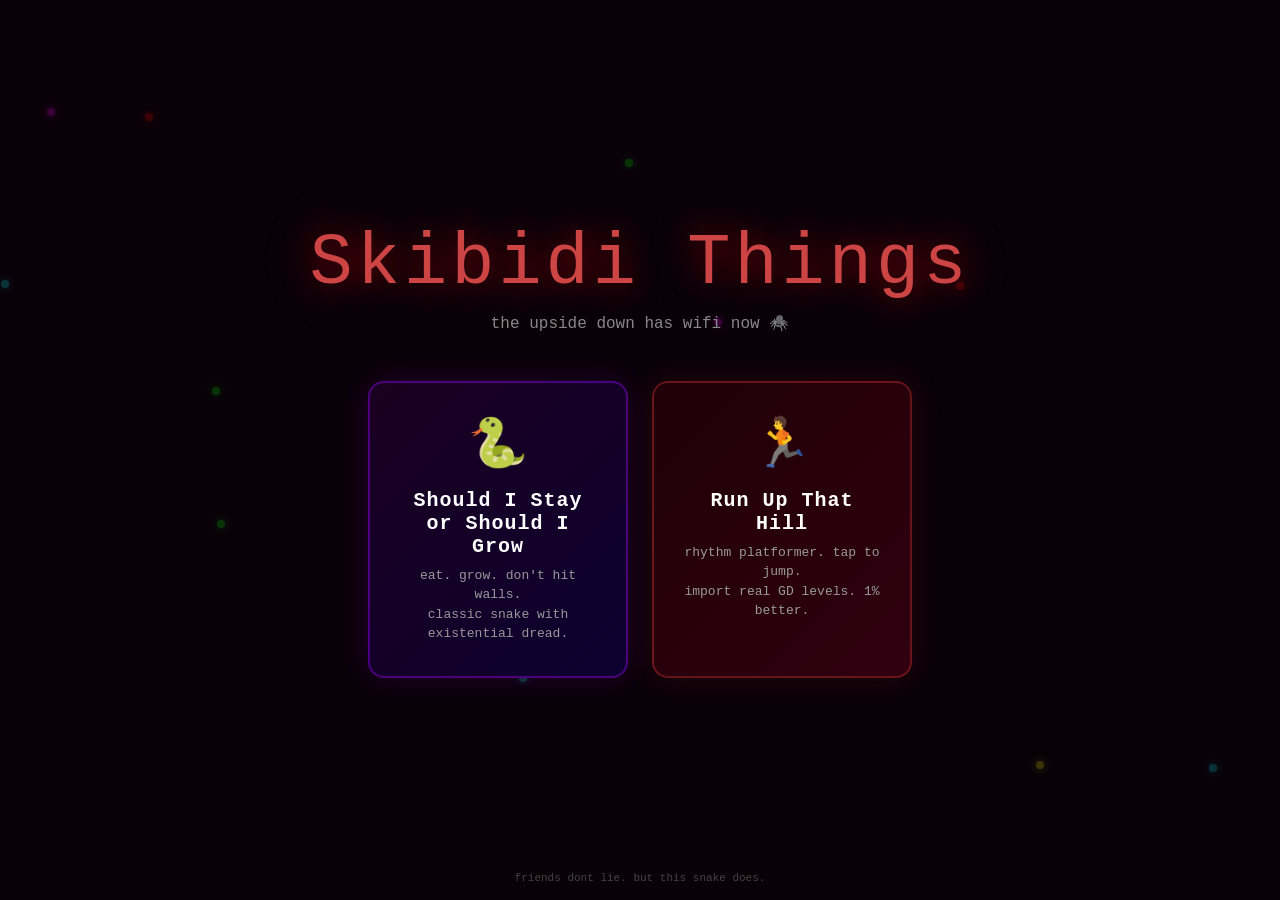
<file: index.html>
<!DOCTYPE html>
<html lang="en"><head>
<meta charset="utf-8">
<meta name="viewport" content="width=device-width, initial-scale=1, maximum-scale=1, user-scalable=no">
<title>🔴 SKIBIDI THINGS 🔴</title>
<meta property="og:title" content="Skibidi Things">
<meta property="og:description" content="the upside down has wifi now 🕷️">
<meta name="description" content="Stranger Things games with soundboard, dimension flipping, and existential commentary">
<meta name="apple-mobile-web-app-capable" content="yes">
<meta name="apple-mobile-web-app-status-bar-style" content="black-translucent">
<link rel="manifest" href="manifest.json">
<link rel="apple-touch-icon" href="icon-192.png">
<style>
  * { margin: 0; padding: 0; box-sizing: border-box; }
  body {
    background: #0a0008;
    color: #fff;
    font-family: 'Courier New', monospace;
    min-height: 100vh;
    display: flex;
    flex-direction: column;
    align-items: center;
    justify-content: center;
    overflow: hidden;
  }
  #lights { position: fixed; inset: 0; pointer-events: none; z-index: 0; }
  .xmasLight {
    position: absolute; width: 8px; height: 8px; border-radius: 50%;
    opacity: 0; transition: opacity 0.2s;
  }
  .title {
    font-family: 'Creepster', cursive, 'Courier New', monospace;
    font-size: clamp(42px, 10vw, 72px);
    color: #c44;
    text-shadow: 0 0 30px rgba(200,0,0,0.6), 0 0 60px rgba(200,0,0,0.3);
    letter-spacing: 4px;
    margin-bottom: 8px;
    text-align: center;
    z-index: 1;
  }
  .subtitle {
    font-size: clamp(12px, 3vw, 16px);
    color: #888;
    margin-bottom: 48px;
    z-index: 1;
  }
  .modes { display: flex; gap: 24px; flex-wrap: wrap; justify-content: center; z-index: 1; }
  .mode-card {
    width: 260px;
    padding: 32px 24px;
    border-radius: 16px;
    text-align: center;
    cursor: pointer;
    transition: transform 0.2s, box-shadow 0.2s;
    text-decoration: none;
    color: #fff;
  }
  .mode-card:hover { transform: translateY(-6px); }
  .mode-card:active { transform: translateY(-2px); }
  .card-snake {
    background: linear-gradient(135deg, #1a0020 0%, #0d0030 100%);
    border: 2px solid rgba(160,0,255,0.4);
    box-shadow: 0 0 30px rgba(160,0,255,0.15);
  }
  .card-snake:hover { box-shadow: 0 0 50px rgba(160,0,255,0.3); }
  .card-runner {
    background: linear-gradient(135deg, #200008 0%, #300010 100%);
    border: 2px solid rgba(200,50,50,0.4);
    box-shadow: 0 0 30px rgba(200,50,50,0.15);
  }
  .card-runner:hover { box-shadow: 0 0 50px rgba(200,50,50,0.3); }
  .card-emoji { font-size: 48px; margin-bottom: 16px; }
  .card-title {
    font-size: 20px;
    font-weight: bold;
    margin-bottom: 8px;
    letter-spacing: 1px;
  }
  .card-desc { font-size: 13px; color: #999; line-height: 1.5; }
  .footer {
    position: fixed; bottom: 16px;
    font-size: 11px; color: #444;
    z-index: 1;
  }
  @import url('https://fonts.googleapis.com/css2?family=Creepster&display=swap');
</style>
</head><body>
<div id="lights"></div>
<div class="title">Skibidi Things</div>
<div class="subtitle">the upside down has wifi now 🕷️</div>
<div class="modes">
  <a class="mode-card card-snake" href="snake.html">
    <div class="card-emoji">🐍</div>
    <div class="card-title">Should I Stay<br>or Should I Grow</div>
    <div class="card-desc">eat. grow. don't hit walls.<br>classic snake with existential dread.</div>
  </a>
  <a class="mode-card card-runner" href="runner.html">
    <div class="card-emoji">🏃</div>
    <div class="card-title">Run Up That Hill</div>
    <div class="card-desc">rhythm platformer. tap to jump.<br>import real GD levels. 1% better.</div>
  </a>
</div>
<div class="footer">friends dont lie. but this snake does.</div>
<script>
  // Christmas lights
  const container = document.getElementById('lights');
  const colors = ['#f00','#0f0','#ff0','#00f','#f0f','#0ff','#f80'];
  const lights = [];
  for (let i = 0; i < 30; i++) {
    const el = document.createElement('div'); el.className = 'xmasLight';
    el.style.left = Math.random() * 95 + '%'; el.style.top = Math.random() * 95 + '%';
    el.style.background = colors[i % colors.length];
    el.style.boxShadow = `0 0 10px ${colors[i % colors.length]}`;
    container.appendChild(el); lights.push(el);
  }
  let p = 0;
  setInterval(() => {
    p++;
    lights.forEach((el, i) => {
      el.style.opacity = Math.sin(p * 0.3 + i * 1.7) > 0.2 ? '0.2' : '0';
    });
  }, 200);
</script>
</body></html>
</file>
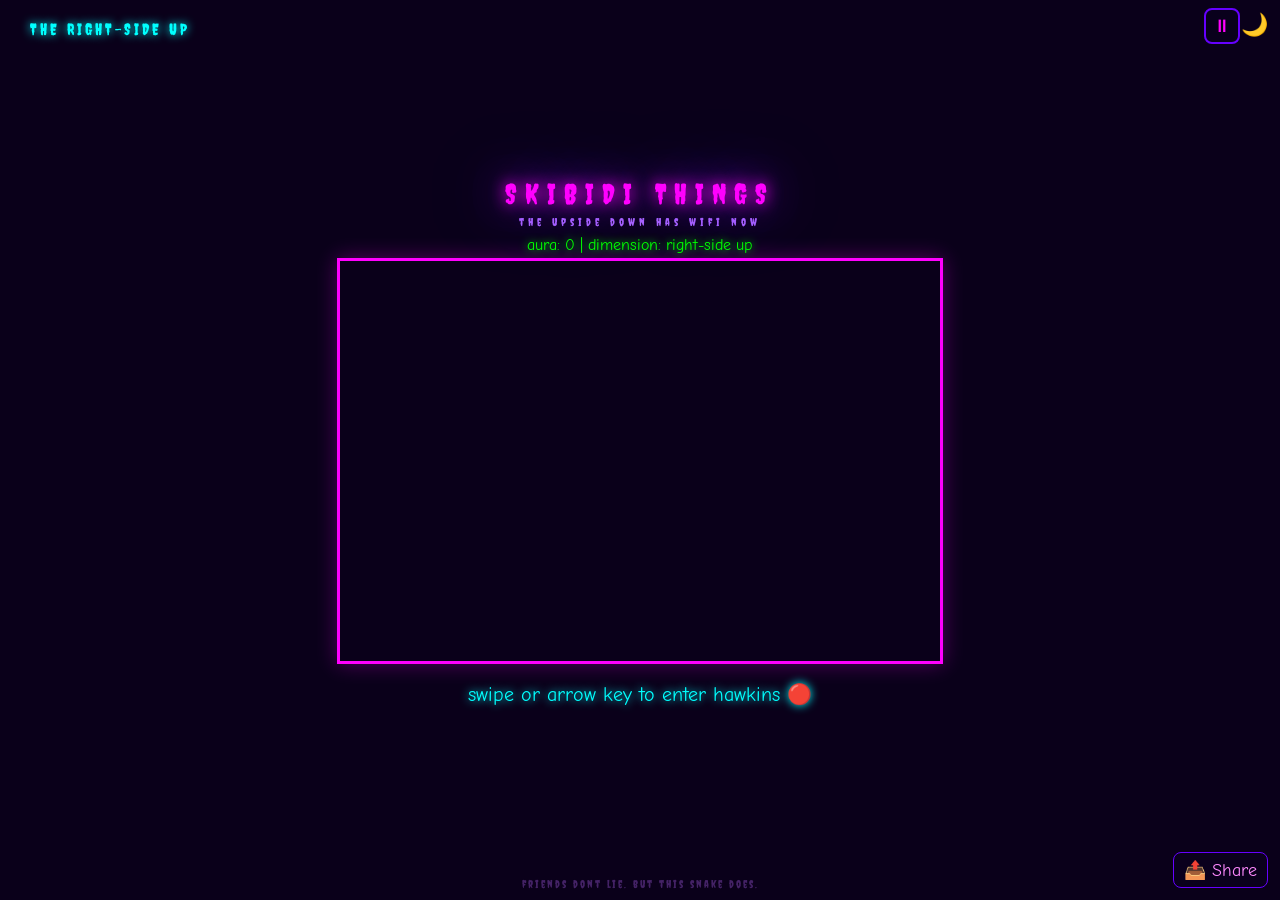
<file: snake.html>
<!DOCTYPE html>
<html lang="en"><head>
<meta charset="utf-8">
<meta name="viewport" content="width=device-width, initial-scale=1, maximum-scale=1, user-scalable=no">
<title>🔴 SKIBIDI THINGS 🔴</title>
<meta property="og:title" content="Skibidi Things">
<meta property="og:description" content="the upside down has wifi now 🕷️ a stranger things snake game with soundboard">
<meta property="og:type" content="website">
<meta name="description" content="Stranger Things snake game with soundboard, dimension flipping, and existential commentary">
<meta name="apple-mobile-web-app-capable" content="yes">
<meta name="apple-mobile-web-app-status-bar-style" content="black-translucent">
<link rel="manifest" href="manifest.json">
<link rel="apple-touch-icon" href="icon-192.png">
<link rel="stylesheet" href="style.css">
</head><body>
<div id="lights"></div>
<button id="themeToggle">🌙</button>
<button id="pauseBtn-top" onclick="if(window.togglePause)window.togglePause()">⏸</button>
<div id="title">Skibidi Things</div>
<div id="subtitle">the upside down has wifi now</div>
<div id="score">aura: 0 | dimension: right-side up</div>
<canvas id="c" width="600" height="400"></canvas>
<div id="thought">swipe or arrow key to enter hawkins 🔴</div>
<div id="controls">
  <div class="dpad">
    <button class="dpad-btn dpad-up" data-dir="up">▲</button>
    <div class="dpad-mid">
      <button class="dpad-btn dpad-left" data-dir="left">◀</button>
      <button class="dpad-btn dpad-pause" id="pauseBtn">⏸</button>
      <button class="dpad-btn dpad-right" data-dir="right">▶</button>
    </div>
    <button class="dpad-btn dpad-down" data-dir="down">▼</button>
  </div>
</div>
<div id="shareBtn" class="sb-btn" style="position:fixed;bottom:12px;right:12px;z-index:100">📤 Share</div>
<div id="combo"></div>
<div id="dimension">THE RIGHT-SIDE UP</div>
<div id="gameover"><h1 id="goTitle"></h1><p id="lesson"></p><span onclick="restartGame()">[ run from vecna again ]</span></div>
<div id="watermark">friends dont lie. but this snake does.</div>
<div id="soundboard"></div>
<div id="pickers"><div id="skinpicker"></div><div id="trackpicker"></div></div>
<div id="vecna">🕷️</div>
<div id="pauseOverlay">⏸ PAUSED</div>
<script type="module" src="js/main.js"></script>
<script>if('serviceWorker' in navigator)navigator.serviceWorker.register('sw.js');</script>
</body></html>
</file>
<file: style.css>
@import url('https://fonts.googleapis.com/css2?family=Creepster&family=Comic+Neue:wght@700&display=swap');
*{margin:0;padding:0;box-sizing:border-box}
body{background:#0a001a;display:flex;justify-content:center;align-items:center;min-height:100vh;font-family:'Comic Neue','Comic Sans MS',cursive;color:#e0e0e0;flex-direction:column;overflow:hidden}
canvas{border:3px solid #f0f;z-index:1;max-width:calc(100vw - 20px);box-shadow:0 0 20px rgba(255,0,255,0.3)}
#title{font-family:'Creepster',cursive;font-size:28px;color:#f0f;letter-spacing:8px;margin-bottom:6px;text-shadow:0 0 15px #f0f,0 0 40px #a0f,0 0 80px #60f;z-index:2;text-transform:uppercase}
#subtitle{font-size:11px;color:#a6f;letter-spacing:4px;margin-bottom:8px;font-family:'Creepster',cursive}
#thought{height:50px;max-width:620px;text-align:center;padding:8px;font-size:20px;color:#0ff;margin-top:10px;z-index:2;text-shadow:0 0 10px #0ff}
#score{font-size:16px;color:#0f0;margin-bottom:4px;z-index:2;text-shadow:0 0 8px #0f0}
#combo{position:fixed;top:20px;right:30px;font-size:40px;z-index:99;opacity:0;transition:all .2s;text-shadow:0 0 20px #ff0}
#combo.show{opacity:1;transform:scale(1.3)}
#dimension{position:fixed;top:20px;left:30px;font-size:16px;z-index:99;color:#0ff;text-shadow:0 0 10px #0ff;font-family:'Creepster',cursive;letter-spacing:3px}
#gameover{display:none;position:absolute;text-align:center;background:rgba(5,0,20,0.97);padding:40px;border:2px solid #f0f;z-index:100;font-family:'Creepster',cursive}
#gameover h1{font-size:40px;color:#f0f;margin-bottom:15px;text-shadow:0 0 20px #f0f;letter-spacing:4px}
#gameover p{color:#a8f;margin-bottom:20px;font-size:18px;line-height:1.6;white-space:pre-line;font-family:'Comic Neue',cursive}
#gameover span{color:#0ff;font-size:15px;cursor:pointer;letter-spacing:2px}
#gameover span:hover{color:#fff;text-shadow:0 0 15px #0ff}
.pop{position:fixed;font-size:70px;pointer-events:none;z-index:50;opacity:0;animation:popIn 1.2s ease-out forwards}
@keyframes popIn{0%{opacity:1;transform:scale(.2) rotate(-30deg)}40%{opacity:1;transform:scale(1.5) rotate(15deg)}100%{opacity:0;transform:scale(3) rotate(0) translateY(-80px)}}
.floatText{position:fixed;pointer-events:none;z-index:60;font-size:28px;font-weight:bold;opacity:0;animation:floatUp 1.5s ease-out forwards}
@keyframes floatUp{0%{opacity:1;transform:translateY(0) scale(1)}100%{opacity:0;transform:translateY(-120px) scale(1.5)}}
.stChar{position:fixed;pointer-events:none;z-index:0;opacity:0;animation:charFade 3s ease-out forwards;font-size:120px;filter:drop-shadow(0 0 30px rgba(160,0,255,0.5))}
@keyframes charFade{0%{opacity:0;transform:scale(.5)}20%{opacity:.12}80%{opacity:.12}100%{opacity:0;transform:scale(1.1)}}
.xmasLight{position:absolute;width:12px;height:12px;border-radius:50%;filter:blur(3px);opacity:0;transition:opacity .3s}
#lights{position:fixed;top:0;left:0;width:100%;height:100%;pointer-events:none;z-index:0}
#watermark{position:fixed;bottom:10px;font-size:11px;color:#426;z-index:2;font-family:'Creepster',cursive;letter-spacing:2px}
#soundboard{position:fixed;bottom:50px;left:50%;transform:translateX(-50%);display:flex;gap:6px;flex-wrap:wrap;justify-content:center;max-width:500px;z-index:99}
#skinpicker,#trackpicker{display:flex;gap:4px;flex-wrap:wrap;justify-content:center;max-width:500px}
#pickers{position:fixed;top:50px;left:50%;transform:translateX(-50%);z-index:99;display:flex;flex-direction:column;align-items:center;gap:6px;max-width:500px}
.track-active{border-color:#0f0!important;box-shadow:0 0 10px #0f0!important;background:rgba(0,40,0,0.8)!important}
.skin-active{border-color:#0ff!important;box-shadow:0 0 10px #0ff!important;background:rgba(0,40,80,0.8)!important}
.sb-btn{background:rgba(10,0,30,0.8);border:1px solid #60f;border-radius:8px;padding:6px 10px;font-size:18px;cursor:pointer;color:#f8f;font-family:'Comic Neue',cursive;transition:all .1s;user-select:none;-webkit-user-select:none}
.sb-btn:active{transform:scale(1.2);background:#a0f;border-color:#f0f;box-shadow:0 0 15px #f0f}
.sb-btn:hover{border-color:#f0f;text-shadow:0 0 8px #f0f}
#vecna{position:fixed;pointer-events:none;z-index:0;font-size:200px;opacity:0;transition:opacity 2s;top:50%;left:50%;transform:translate(-50%,-50%)}

@media(max-width:640px){
  #title{font-size:18px;letter-spacing:4px}
  #thought{font-size:13px;height:28px}
  #score{font-size:11px}
  #soundboard{display:none}
  #pickers{display:none}
  #controls{display:flex}
  #subtitle{display:none}
  canvas{max-width:calc(100vw - 10px)}
}
#controls{display:none;position:fixed;bottom:20px;left:50%;transform:translateX(-50%);z-index:100}
.dpad{display:flex;flex-direction:column;align-items:center;gap:4px}
.dpad-mid{display:flex;gap:4px;align-items:center}
.dpad-btn{width:52px;height:52px;font-size:22px;border:2px solid #60f;border-radius:10px;background:rgba(10,0,30,0.85);color:#f0f;cursor:pointer;display:flex;align-items:center;justify-content:center;user-select:none;-webkit-user-select:none;-webkit-tap-highlight-color:transparent}
.dpad-btn:active{background:#60f;color:#fff;box-shadow:0 0 15px #f0f}
.dpad-pause{font-size:18px;width:44px;height:44px}
#pauseBtn-top{position:fixed;top:8px;right:40px;z-index:100;width:36px;height:36px;font-size:18px;border:2px solid #60f;border-radius:8px;background:rgba(10,0,30,0.85);color:#f0f;cursor:pointer;display:flex;align-items:center;justify-content:center}
#pauseOverlay{display:none;position:fixed;top:0;left:0;width:100%;height:100%;background:rgba(5,0,20,0.85);z-index:99;justify-content:center;align-items:center;font-family:'Creepster',cursive;font-size:48px;color:#f0f;text-shadow:0 0 20px #f0f}
body.desktop #controls{display:none!important}
#pauseBtn-top{display:flex!important}

/* Light mode */
body.light{background:#f0f0ff}
body.light canvas{border-color:#60f;box-shadow:0 0 20px rgba(100,0,255,0.2)}
body.light #title{color:#60f;text-shadow:0 0 10px #a0f}
body.light #subtitle{color:#80f}
body.light #thought{color:#309}
body.light #score{color:#060;text-shadow:none}
body.light #dimension{color:#60f;text-shadow:none}
body.light #gameover{background:rgba(240,240,255,0.97);border-color:#60f}
body.light #gameover h1{color:#60f;text-shadow:0 0 10px #a0f}
body.light #gameover p{color:#446}
body.light #gameover span{color:#60f}
body.light #watermark{color:#aac}
body.light .sb-btn{background:rgba(240,240,255,0.9);border-color:#a0f;color:#60f}
body.light .sb-btn:active{background:#d0f;border-color:#60f}
body.light #combo{text-shadow:0 0 10px #60f}
body.light .skin-active{border-color:#60f!important;box-shadow:0 0 10px #60f!important;background:rgba(200,200,255,0.8)!important}
#themeToggle{position:fixed;top:8px;right:8px;z-index:100;cursor:pointer;font-size:22px;background:none;border:none;padding:4px}
</file>
